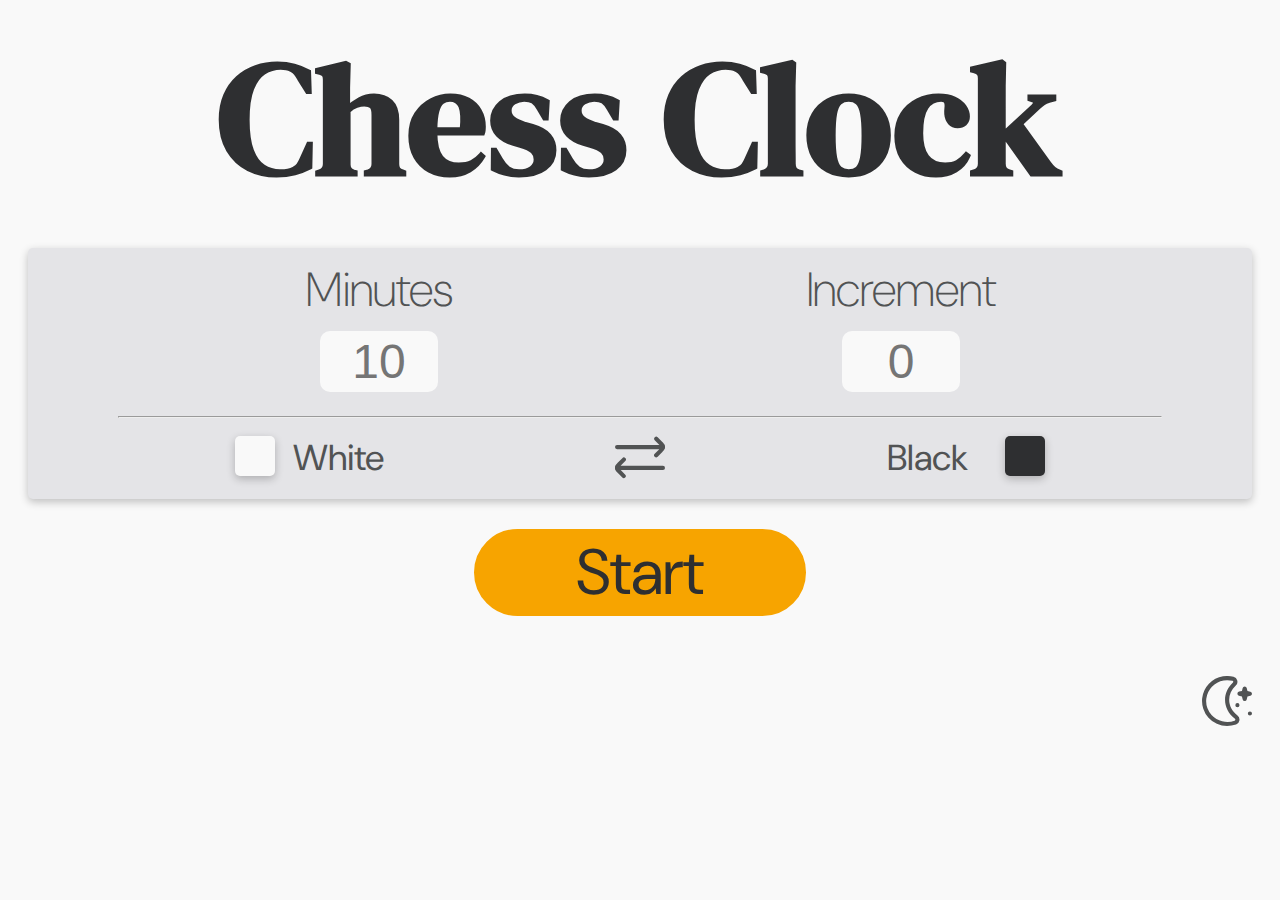
<file: index.html>
<!DOCTYPE html>
<html lang="en">
<head>
    <meta charset="UTF-8">
    <meta name="viewport" content="width=device-width, initial-scale=1.0">
    <title>Chess Clock</title>
    <link rel="stylesheet" href="style.css">
    <link rel="preconnect" href="https://fonts.googleapis.com">
    <link rel="preconnect" href="https://fonts.gstatic.com" crossorigin>
    <link href="https://fonts.googleapis.com/css2?family=DM+Sans:wght@400;500;700&family=DM+Serif+Display&display=swap" rel="stylesheet">
</head>
<body>
    <div class="wrapper">
        <h1>Chess Clock</h1>
        <div class="menu">
            <div class="row1">
                <div class="inputBox">
                    <h2>Minutes</h2>
                    <input type="number" id="minutes" name="minutes" min="1" step="1" placeholder="10">
                </div>
                <div class="inputBox">
                    <h2>Increment</h2>
                    <input type="number" id="increment" name="increment" min="0" placeholder="0">
                </div>
            </div>
            <hr>
            <div class="row2">
                <div class="playerBox">
                    <div class="colorBox" id="leftBox"></div>
                    <div class="playerId" id="leftPlayer">White</div>
                </div>
                <img src="icons/exchange.svg" class="icon" id="exchangeIcon">
                <div class="playerBox">
                    <div class="playerId" id="rightPlayer">Black</div>
                    <div class="colorBox" id="rightBox"></div>
                </div>
            </div>
        </div>
        <div class="buttonWrapper">
            <a href="play.html" ><button id="startButton">Start</button></a>
        </div>
    </div>
    <div class="themeHolder">
        <img src="icons/moon-stars.svg" class="icon" id="themeIcon">
    </div>
    <script src="script.js"></script>
</body>
</html>
</file>
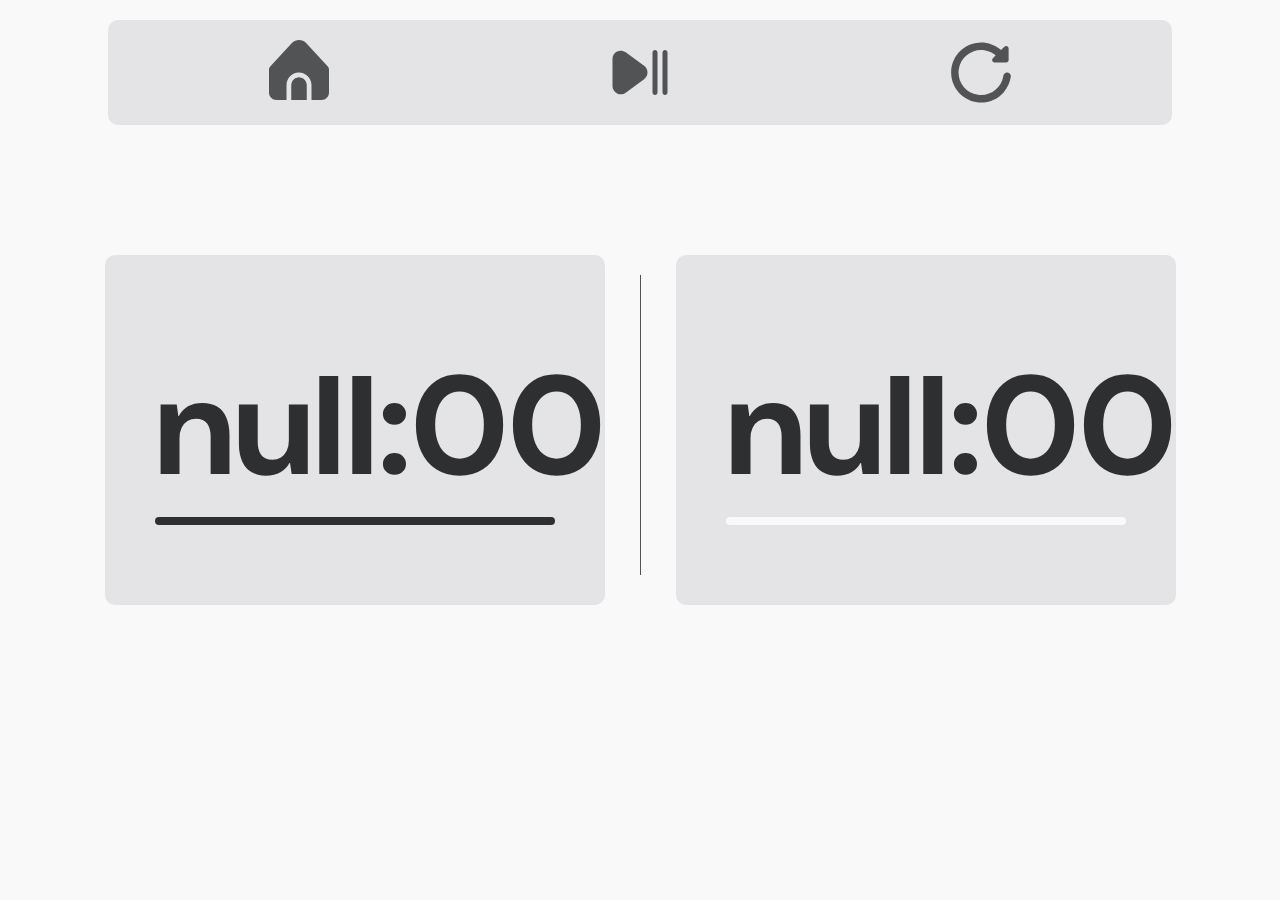
<file: play.html>
<!DOCTYPE html>
<html lang="en">
<head>
    <meta charset="UTF-8">
    <meta name="viewport" content="width=device-width, initial-scale=1.0">
    <title>Chess Clock</title>
    <link rel="stylesheet" href="style.css">
    <link rel="preconnect" href="https://fonts.googleapis.com">
    <link rel="preconnect" href="https://fonts.gstatic.com" crossorigin>
    <link href="https://fonts.googleapis.com/css2?family=DM+Sans:wght@400;500;700&family=DM+Serif+Display&display=swap" rel="stylesheet">
</head>
<body>

    <div id="iconRow">
        <a href="index.html">
            <img class="icon" id="homeIcon" src="icons/home.svg">
        </a>
        <img class="icon" id = "pauseToggle" src="icons/play-pause.svg">
        <img class="icon" id = "retryButton" src="icons/retry.svg">
    </div>
    <div id="clockRow">
        <div class="clock" id="leftTimer">
            <div id="leftClock"></div>
            <div class="playerLine" id="leftLine"></div>
        </div>

        <div id="clockDivider"></div>
        
        <div class="clock" id="rightTimer">
            <div id="rightClock"></div>
            <div class="playerLine" id="rightLine"></div>
        </div>

    </div>
    <script src="game.js"></script>
</body>
</html>
</file>
<file: style.css>
:root, :root.light {
    --color-background: #f9f9f9;
    --color-secondary: #e4e4e7;
    --color-text: #2e2f31;
    --color-text-secondary: #515354;
    --color-accent: #f7a400;

    --filter-background: invert(100%) sepia(0%) saturate(7298%) hue-rotate(51deg) brightness(140%) contrast(95%);
    --filter-secondary: invert(96%) sepia(4%) saturate(90%) hue-rotate(202deg) brightness(96%) contrast(93%);
    --filter-text: invert(15%) sepia(8%) saturate(201%) hue-rotate(182deg) brightness(93%) contrast(89%);
    --filter-text-secondary: invert(30%) sepia(7%) saturate(142%) hue-rotate(155deg) brightness(98%) contrast(87%);

    --theme-name: "light";
}

@media (prefers-color-scheme: dark) {
    :root {
    --color-background: #2e2f31;
    --color-secondary: #515354;
    --color-text: #f9f9f9;
    --color-text-secondary: #e4e4e7;
    --color-accent: #f7a400;

    --filter-background: invert(15%) sepia(8%) saturate(201%) hue-rotate(182deg) brightness(93%) contrast(89%);
    --filter-secondary: invert(30%) sepia(7%) saturate(142%) hue-rotate(155deg) brightness(98%) contrast(87%);
    --filter-text: invert(100%) sepia(0%) saturate(7298%) hue-rotate(51deg) brightness(140%) contrast(95%);
    --filter-text-secondary: invert(96%) sepia(4%) saturate(90%) hue-rotate(202deg) brightness(96%) contrast(93%);
    
    --theme-name: "dark";
    }
}


    :root.dark {
    --color-background: #2e2f31;
    --color-secondary: #515354;
    --color-text: #f9f9f9;
    --color-text-secondary: #e4e4e7;
    --color-accent: #f7a400;

    --filter-background: invert(15%) sepia(8%) saturate(201%) hue-rotate(182deg) brightness(93%) contrast(89%);
    --filter-secondary: invert(30%) sepia(7%) saturate(142%) hue-rotate(155deg) brightness(98%) contrast(87%);
    --filter-text: invert(100%) sepia(0%) saturate(7298%) hue-rotate(51deg) brightness(140%) contrast(95%);
    --filter-text-secondary: invert(96%) sepia(4%) saturate(90%) hue-rotate(202deg) brightness(96%) contrast(93%);
    
    --theme-name: "dark";
    }

body {
    background-color: var(--color-background);
    font-family: "DM Sans", sans-serif;
}

h1 {
    color: var(--color-text);
    font-family: "DM Serif Display", serif;
    text-align: center;
    font-size: 10rem;
    padding: 0;
    margin: 0;
}

h2 {
    padding: 0;
    margin: 0;
    color: var(--color-text-secondary);
    font-size: 48px;
    font-weight: 200;
    text-align: center;
}

input {
    border-style: solid;
    border-color: var(--color-background);
    border-radius: 10px;
    background-color: var(--color-background);
    color: var(--color-text);
    font-size: 48px;
    width: 110px;
    text-align: center;
    margin-top: 10px;
    margin-bottom: 16px;
}

input::-webkit-outer-spin-button,
input::-webkit-inner-spin-button {
  display: none;
}

.inputBox {
    display: flex;
    flex-direction: column;
    align-items: center;
    width: 280px;

}

hr {
    color: var(--color-text);
}

button {
    background-color: var(--color-accent);
    color: var(--color-text);
    font-family: "DM Sans", sans-serif;
    padding: 0px 100px;
    border-radius: 100px;
    font-size: 4rem;
    border-style: solid;
    border-color: #f7a400;
}

button:hover {
    border-color: #ffba30;
    background-color: #ffba30;
}

p {
    text-align: right;
    padding: 5px;
    color: var(--color-text-secondary);
}

.menu {
    background-color: var(--color-secondary);
    border-radius: 5px;
    padding: 10px 90px;
    margin: 20px;
    box-shadow: rgba(0, 0, 0, 0.24) 0px 3px 8px;
}

.row1 {
    display: flex;
    justify-content: space-around;

}

.buttonWrapper {
    display: flex;
    justify-content: center;
    padding: 10px;
}

.row2 {
    display: flex;
    justify-content: space-around;
}

.playerId {
    font-size: 36px;
    color: var(--color-text-secondary);
    margin: 8px;
    width: 100px;
}

.playerBox {
    display: flex;
}

.colorBox {
    width: 40px;
    height: 40px;
    border-radius: 5px;
    margin: 10px;
    box-shadow: rgba(0, 0, 0, 0.24) 0px 3px 8px;
}

#leftBox {
    background-color: #f9f9f9;
}

#rightBox {
    background-color: #2e2f31;
}

#exchangeIcon {
    width: 50px;
    height: auto;
}


#themeIcon {
    width: 50px;
    height: auto;
    align-self: right;
    padding: 50px 20px;
}


.themeHolder {
    text-align: right;
}

.icon {
    filter: var(--filter-text-secondary);
}

.icon:hover {
    filter: var(--filter-text);
    cursor: pointer;
}

/* play.html styling */
#iconRow {
    display: flex;
    justify-content: space-around;
    margin: 20px 100px 100px;
    background-color: var(--color-secondary);
    border-radius: 10px;
    padding: 20px;
}

#iconRow>.icon, #homeIcon {
    width: 60px;
    height: auto;
}

#clockRow {
    display: flex;
    justify-content: center;
}

#clockDivider {
    width: 1px;
    height: 300px;
    background-color: var(--color-text-secondary);
    margin: 50px 5px;
}

.clock {
    font-size: 140px;
    font-weight: 700;
    background-color: var(--color-secondary);
    color: var(--color-text);
    margin: 30px;
    padding: 80px 50px;
    width: 400px;
    border-radius: 10px;
    text-align: center;
}

.playerLine {
    height: 8px;
    width: 400px;
    border-radius: 5px;
}
</file>
